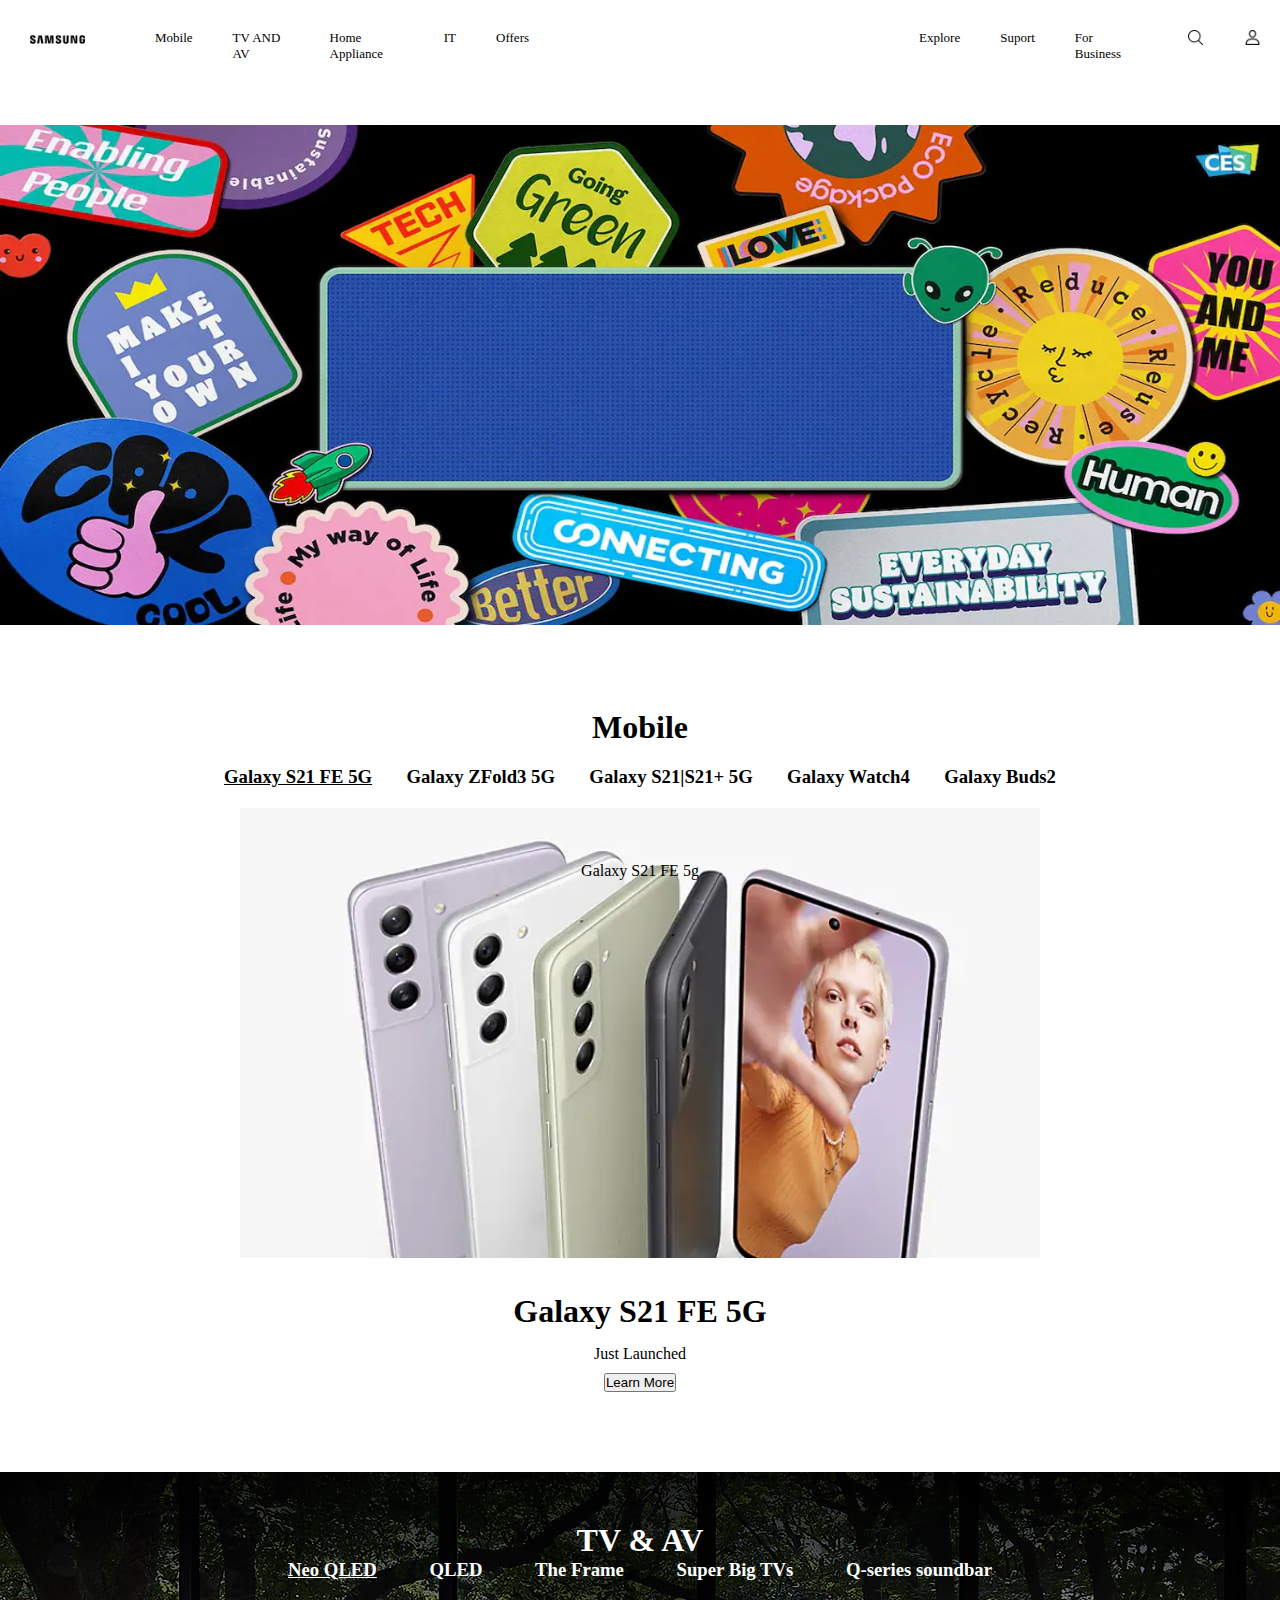
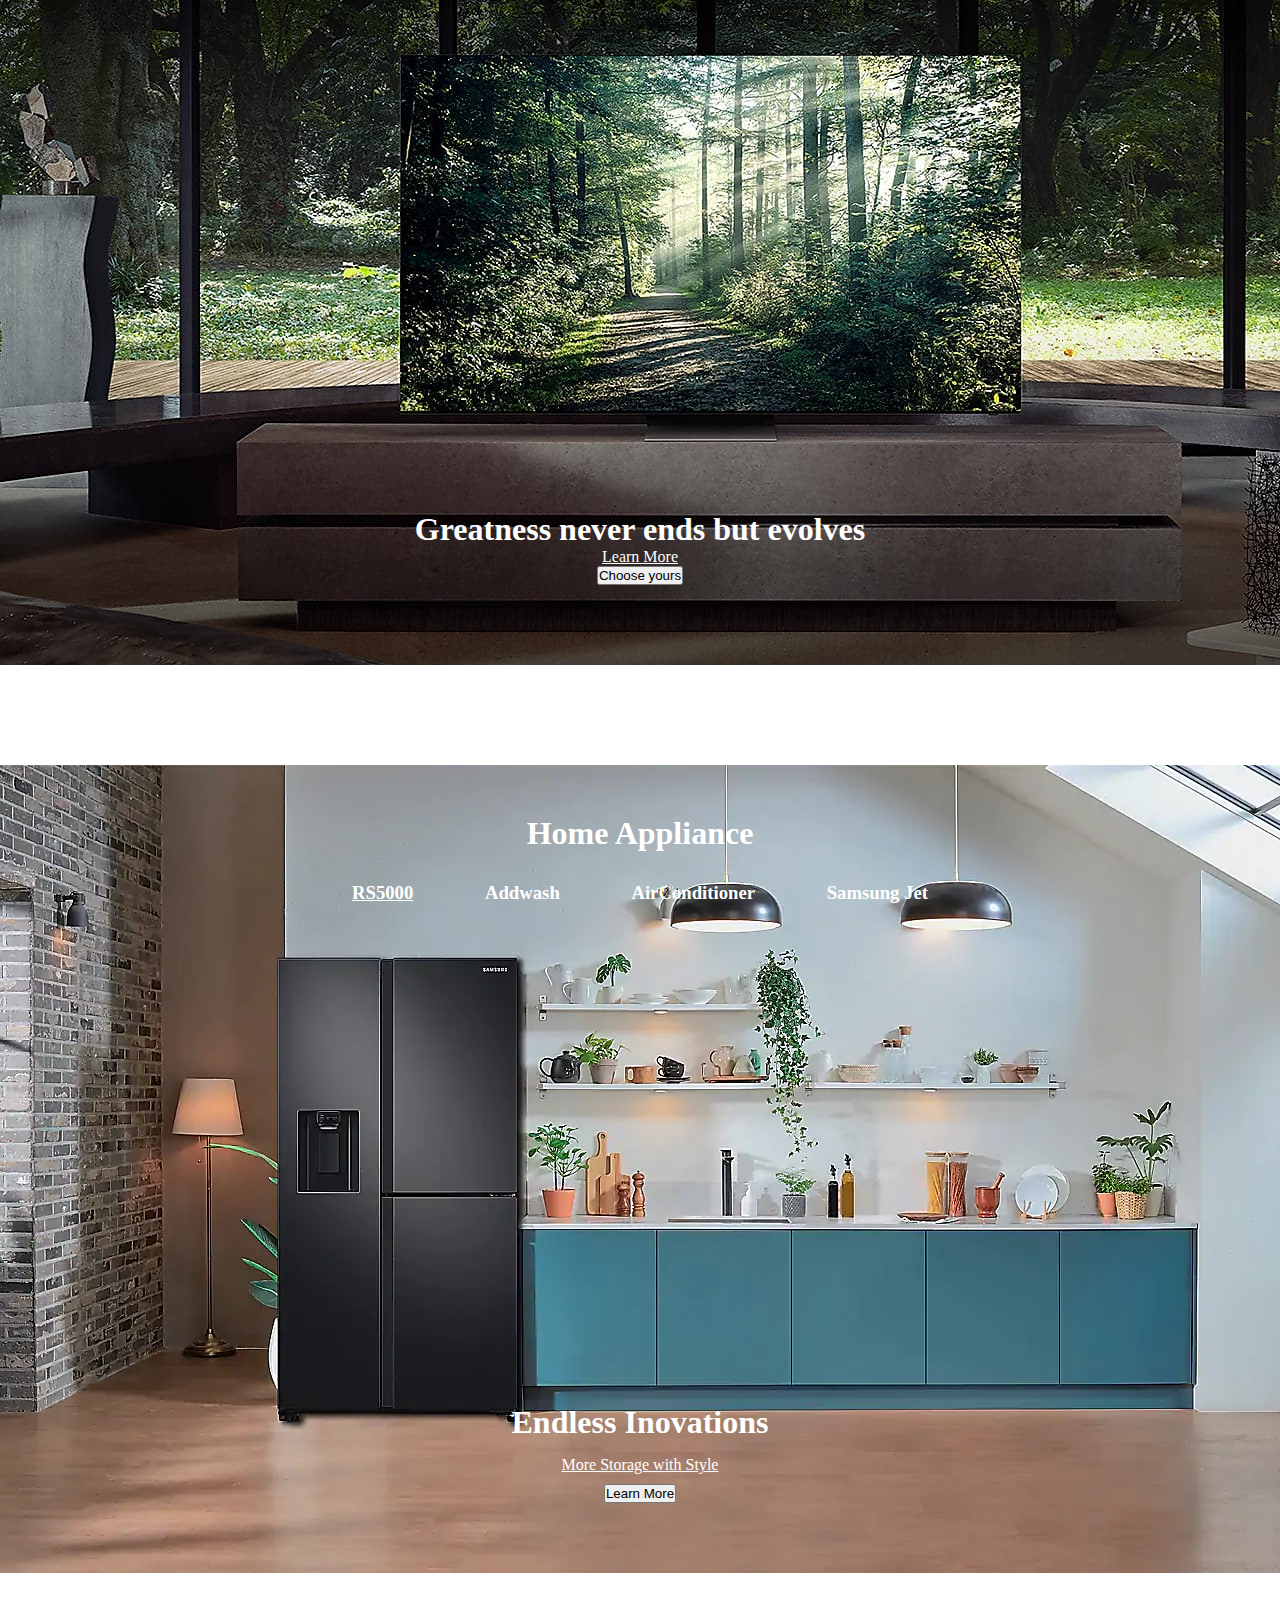
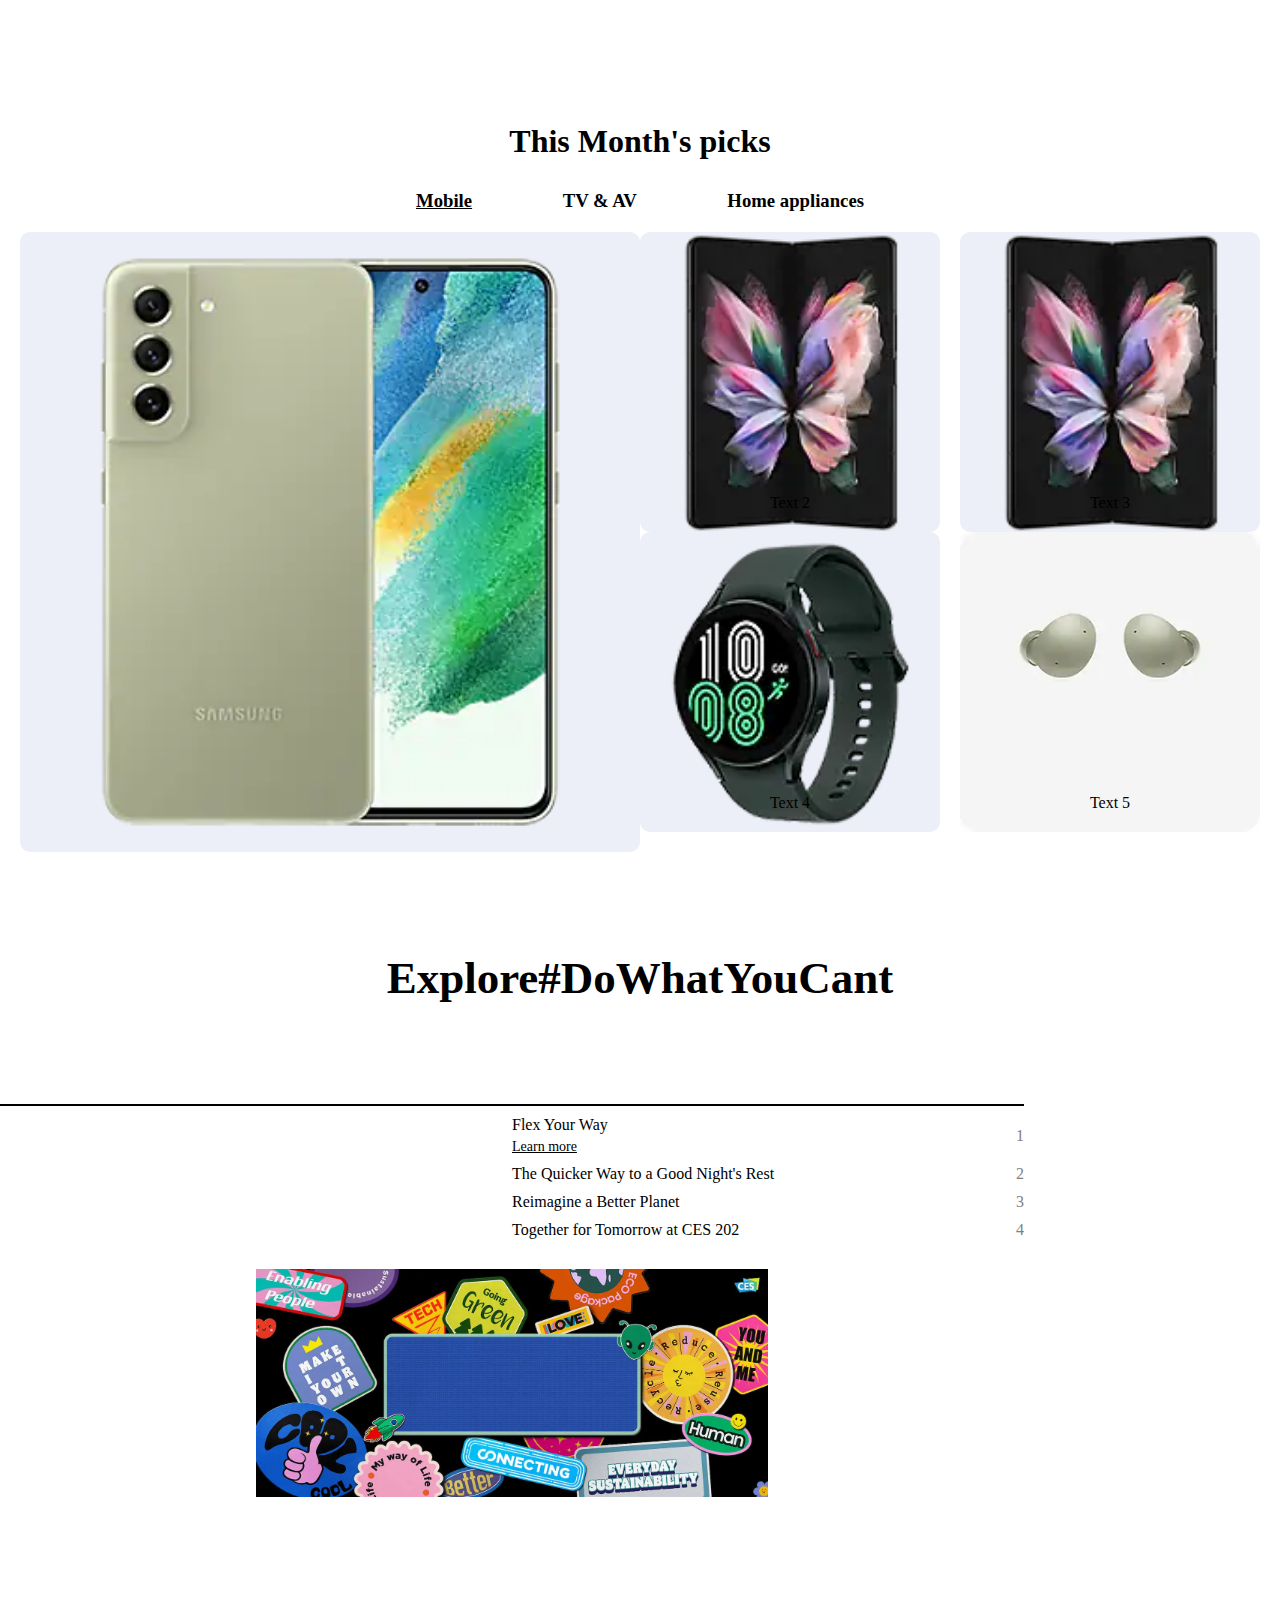
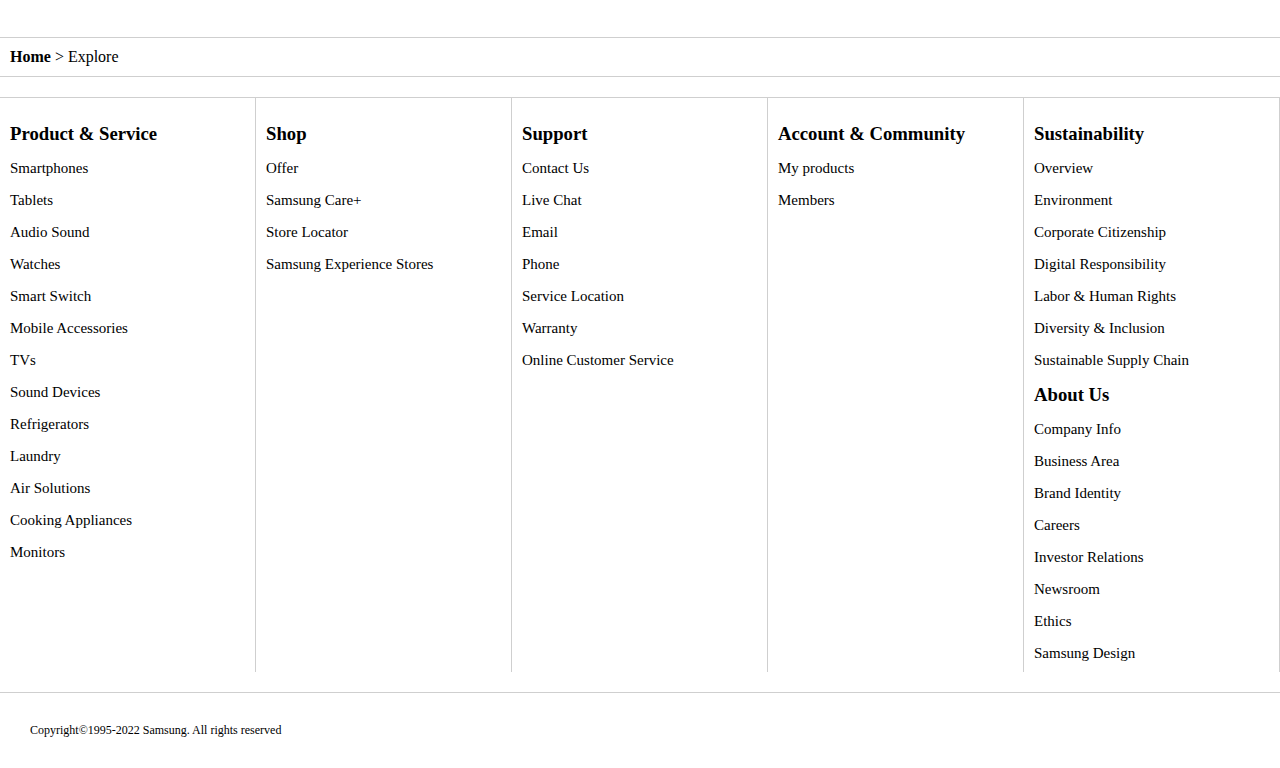
<file: index.html>
<!DOCTYPE html>
<html lang="en">
<head>
    <meta charset="UTF-8">
    <meta name="viewport" content="width=device-width, initial-scale=1.0">
    <title>Index</title>
    <link rel="stylesheet" href="style.css">
</head>
<body>

    <nav>
        <div class="logo">
            <img src="images/samsung-logo.png" alt="logo">
        </div>

        <div class="nav_top">
            <div class="nav_top_one">
                <ul>
                    <li>Mobile</li>
                    <li>TV AND AV</li>
                    <li>Home Appliance</li>
                    <li>IT</li>
                    <li>Offers</li>
                </ul>
            </div>
            <div class="nav_top_two">
                <ul>
                    <li>Explore</li>
                    <li>Suport</li>
                    <li>For Business</li>
                </ul>
            </div>
        </div>

        <div class="search">
            <img src="images/search.png" alt="logo">
        </div>
        <div class="contact">
            <img src="images/user.png" alt="logo">
        </div>   
    </nav> 

    <div class="image_one">
        <img src="images/hero.jpg" alt="Big Image">
    </div>

    <div class="mobile">
        <h1>Mobile</h3>
    </div>
    
    <div class="name_of_phones">
        <u><h3>Galaxy S21 FE 5G</h3></u>
        <h3>Galaxy ZFold3 5G</h3>
        <h3>Galaxy S21|S21+ 5G</h3>
        <h3>Galaxy Watch4</h3>
        <h3>Galaxy Buds2</h3>
    </div>

    <div class="s21">
        <img src="images/Home_Galaxy-S21.jpg" alt="s21">
    </div>

    <div class="galaxy_s21">
        <h1>Galaxy S21 FE 5G</h1>
        <p>Just Launched</p>
        <button>Learn More</button>
    </div>

    <div class="tv_av">
        <div class="h1_tv_av"><h1>TV & AV</h1></div>

        <div class="name_of_tvs">
        <u><h3>Neo QLED</h3></u>
        <h3>QLED</h3>
        <h3>The Frame</h3>
        <h3>Super Big TVs</h3>
        <h3>Q-series soundbar</h3>
        </div>

        <div class="footer_tvs">
            <h1>Greatness never ends but evolves</h1>
            <u><p>Learn More</p></u>
            <button>Choose yours</button>
        </div>
    </div>

    <div class="home_appliances">
        <div class="h1_home_appliance"><h1>Home Appliance</h1></div>

        <div class="name_of_home_appliances">
        <u><h3>RS5000</h3></u>
        <h3>Addwash</h3>
        <h3>AirConditioner</h3>
        <h3>Samsung Jet</h3>
        </div>

        <div class="footer_home_appliances">
            <h1>Endless Inovations</h1>
            <u><p>More Storage with Style</p></u>
            <button>Learn More</button>
        </div>
    </div>

    <div class="picks">
        <div class="h1_picks"><h1>This Month's picks</h1></div>

        <div class="picks_menu">
            <u><h3>Mobile</h3></u>
            <h3>TV & AV</h3>
            <h3>Home appliances</h3>
        </div>
    </div>


    <div class="image-gallery">
        <div class="left-image">
            <img src="images/PCD_Galaxy-S21-FE.png" alt="Image 1">
            <div class="image-caption">Galaxy S21 FE 5g</div>
        </div>
        <div class="right-images">
            <div class="image-item">
                <img src="images/galaxy_z_fold3.png" alt="Image 2">
                <div class="image-caption">Text 2</div>
            </div>
            <div class="image-item">
                <img src="images/galaxy_z_fold3.png" alt="Image 3">
                <div class="image-caption">Text 3</div>
            </div>
            <div class="image-item">
                <img src="images/galaxy_watch4.png" alt="Image 4">
                <div class="image-caption">Text 4</div>
            </div>
            <div class="image-item">
                <img src="images/galaxy_buds2.jpg" alt="Image 5">
                <div class="image-caption">Text 5</div>
            </div>
        </div>
    </div>

    <div class="small-head">
        <h2>Explore#DoWhatYouCant</h2>
    </div>

    <div class="container">
        <div class="text-list-container">
            <ul class="numbered-list">
                <li>
                    <div class="text-container">
                        <p>Flex Your Way</p>
                        <a href="#" class="learn-more">Learn more</a>
                    </div>
                    <div class="number">1</div>
                </li>
                <li>
                    <div class="text-container">
                        <p>The Quicker Way to a Good Night's Rest</p>
                    </div>
                    <div class="number">2</div>
                </li>
                <li>
                    <div class="text-container">
                        <p>Reimagine a Better Planet</p>
                    </div>
                    <div class="number">3</div>
                </li>
                <li>
                    <div class="text-container">
                        <p>Together for Tomorrow at CES 202</p>
                    </div>
                    <div class="number">4</div>
                </li>
            </ul>
        </div>
        <div class="image-container">
            <img src="images/hero.jpg" alt="Descriptive Alt Text">
        </div>
    </div>

    <footer>
        <div class="footer-header">
            <p><b>Home</b> > Explore</p>
        </div>
        <div class="footer-content">
            <div class="footer-section">
                <h3>Product & Service</h3>
                <p>Smartphones</p>
                <p>Tablets</p>
                <p>Audio Sound</p>
                <p>Watches</p>
                <p>Smart Switch</p>
                <p>Mobile Accessories</p>
                <p>TVs</p>
                <p>Sound Devices</p>
                <p>Refrigerators</p>
                <p>Laundry</p>
                <p>Air Solutions</p>
                <p>Cooking Appliances</p>
                <p>Monitors</p>
            </div>
            <div class="footer-section">
                <h3>Shop</h3>
                <p>Offer</p>
                <p>Samsung Care+</p>
                <p>Store Locator</p>
                <p>Samsung Experience Stores</p>
            </div>
            <div class="footer-section">
                <h3>Support</h3>
                <p>Contact Us</p>
                <p>Live Chat</p>
                <p>Email</p>
                <p>Phone</p>
                <p>Service Location</p>
                <p>Warranty</p>
                <p>Online Customer Service</p>
            </div>
            <div class="footer-section">
                <h3>Account & Community</h3>
                <p>My products</p>
                <p>Members</p>
            </div>
            <div class="footer-section">
                <h3>Sustainability</h3>
                <p>Overview</p>
                <p>Environment</p>
                <p>Corporate Citizenship</p>
                <p>Digital Responsibility</p>
                <p>Labor & Human Rights</p>
                <p>Diversity & Inclusion</p>
                <p>Sustainable Supply Chain</p>
                <h3>About Us</h3>
                <p>Company Info</p>
                <p>Business Area</p>
                <p>Brand Identity</p>
                <p>Careers</p>
                <p>Investor Relations</p>
                <p>Newsroom</p>
                <p>Ethics</p>
                <p>Samsung Design</p>
            </div>
        </div>
        <div class="footer-bottom-text">
            <p>Copyright©1995-2022 Samsung. All rights reserved</p>
        </div>
    </footer>
    


</body>
</html>
</file>
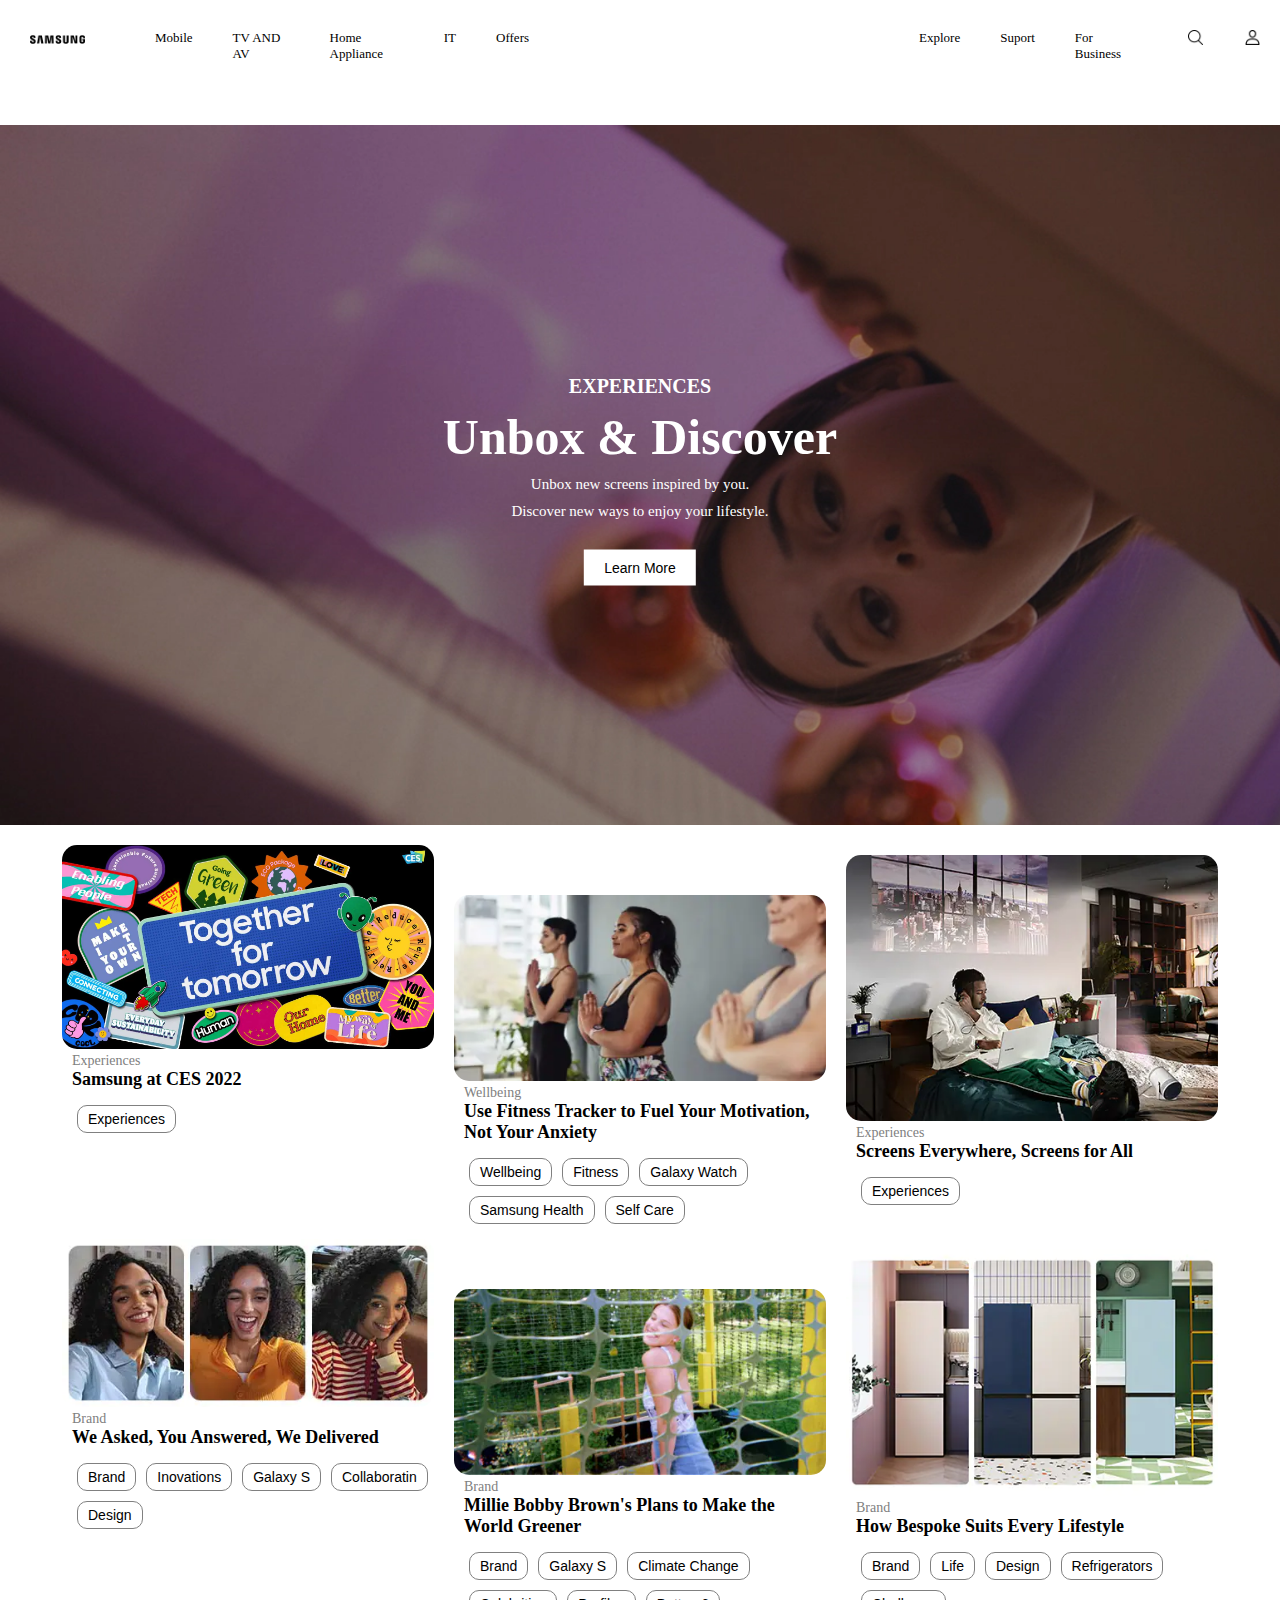
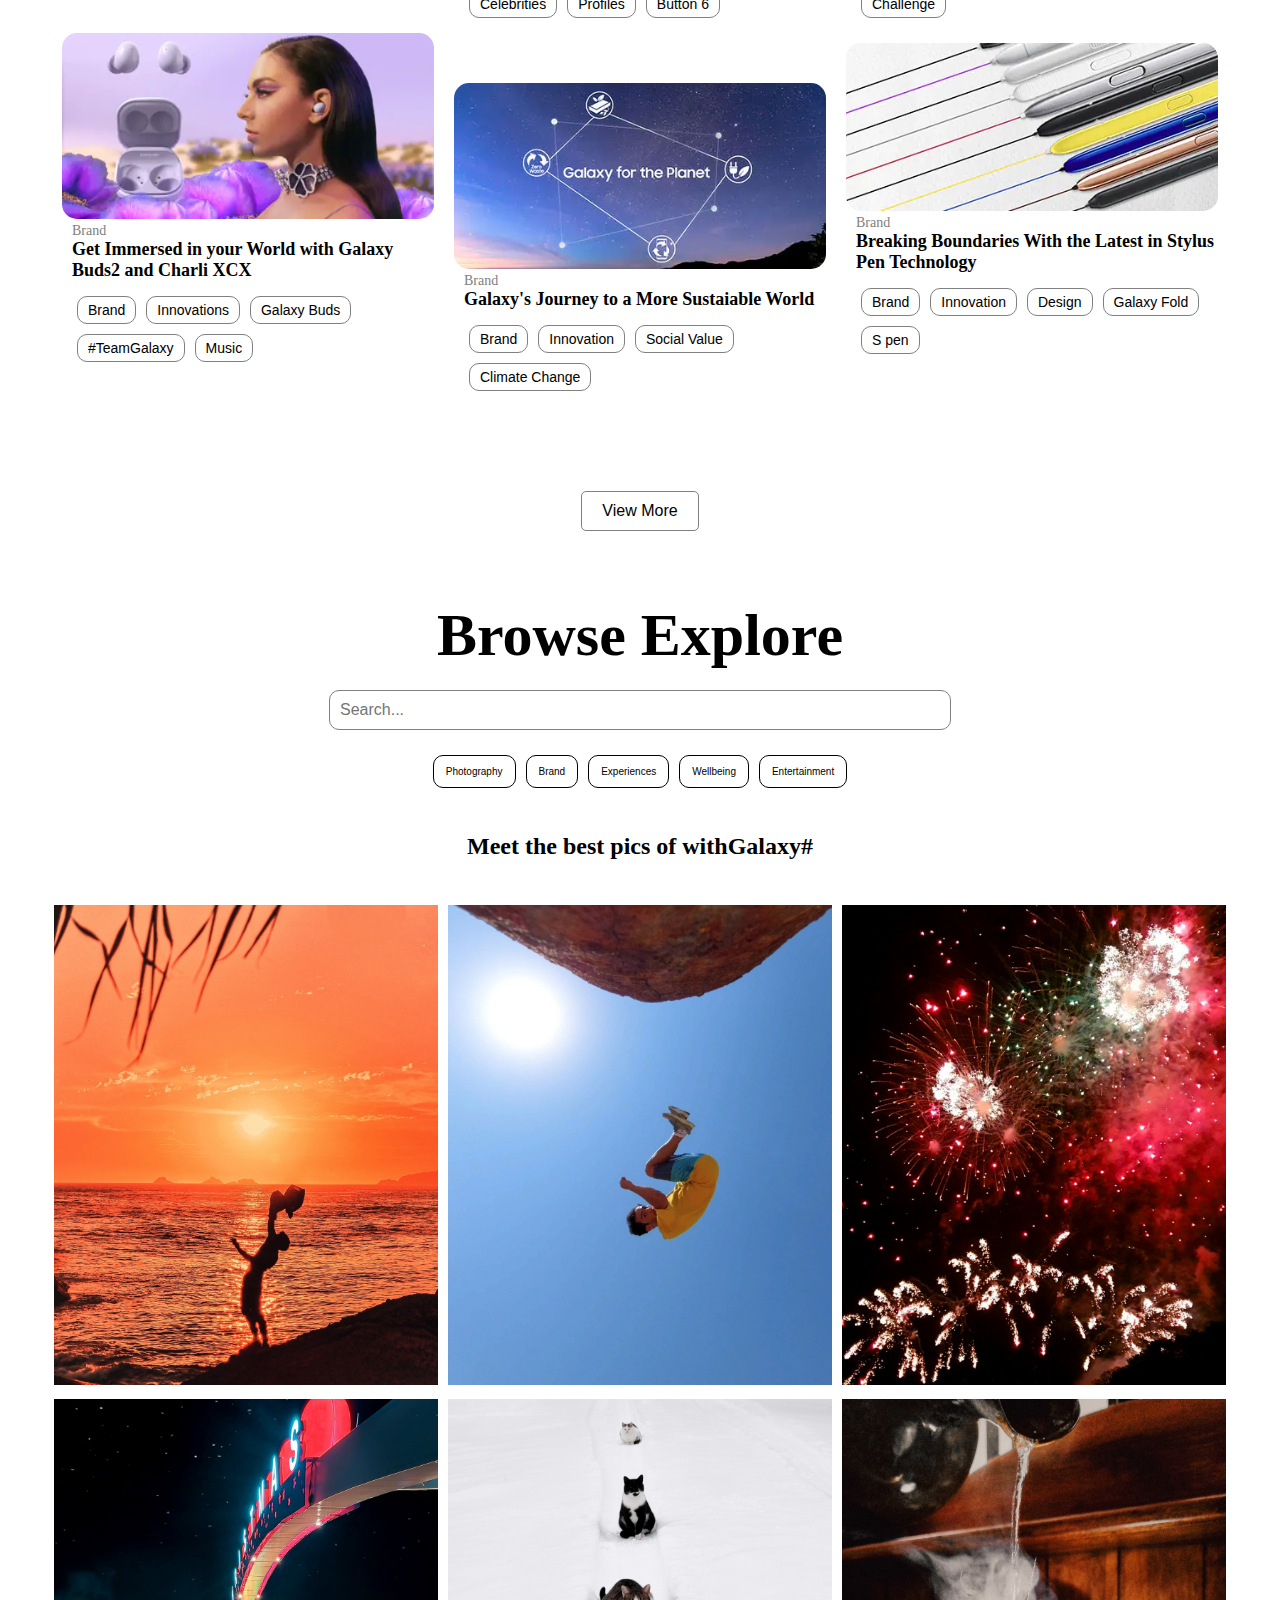
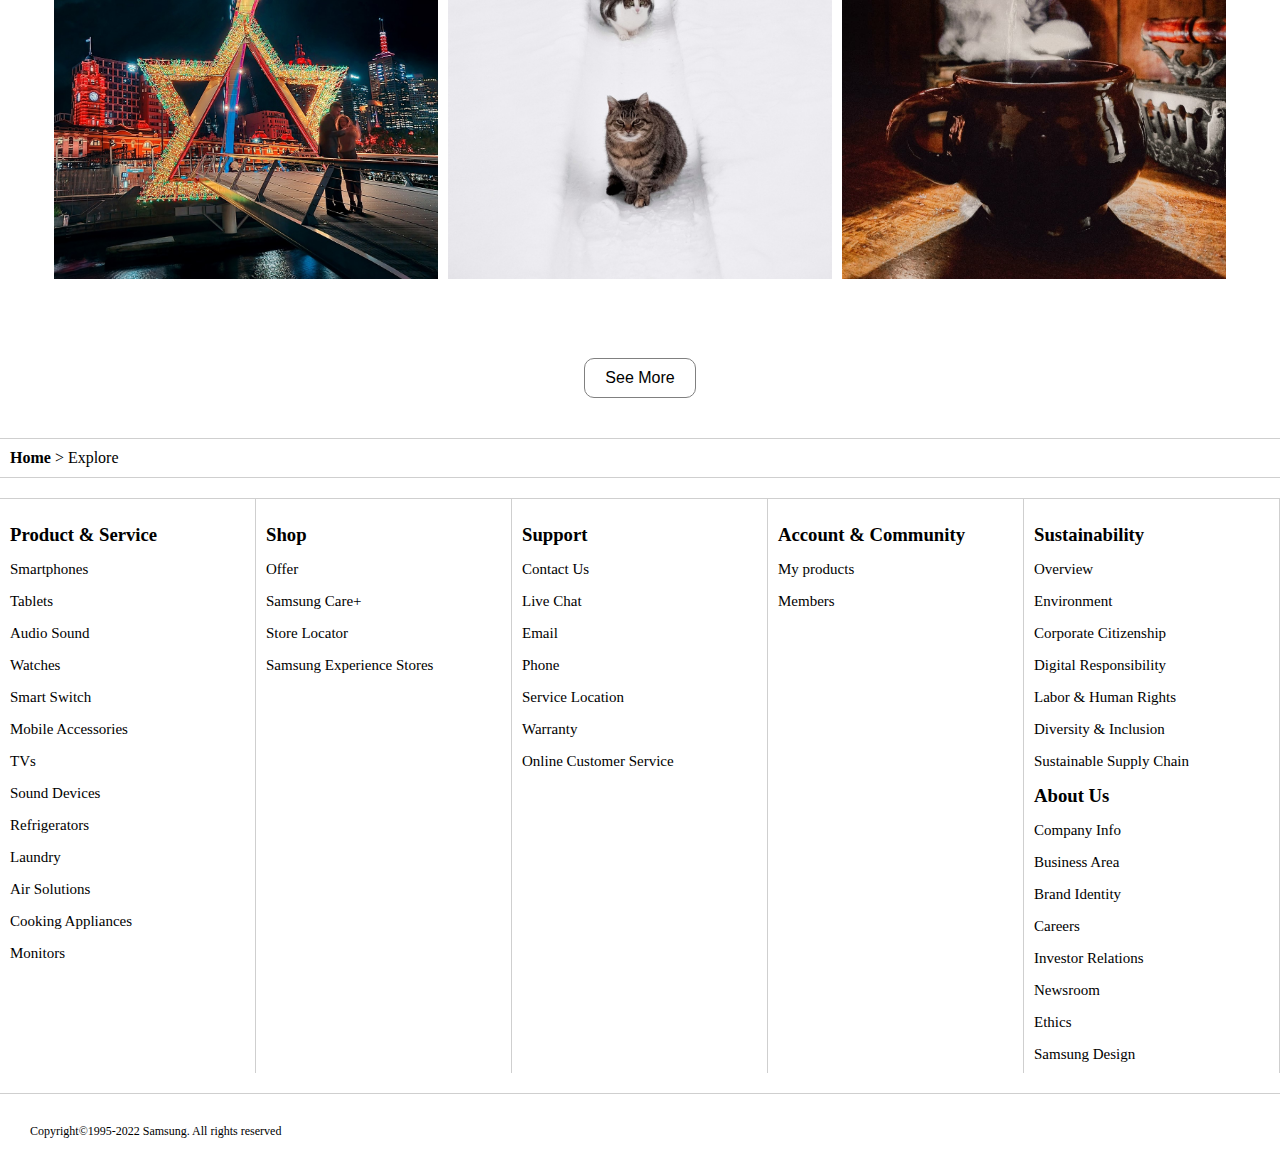
<file: explore/explore.html>
<!DOCTYPE html>
<html lang="en">
<head>
    <meta charset="UTF-8">
    <meta name="viewport" content="width=device-width, initial-scale=1.0">
    <title>Explore</title>
    <link rel="stylesheet" href="explore.css">
</head>
<body>

    <nav>
        <div class="logo">
            <img src="images/samsung-logo.png" alt="logo">
        </div>

        <div class="nav_top">
            <div class="nav_top_one">
                <ul>
                    <li>Mobile</li>
                    <li>TV AND AV</li>
                    <li>Home Appliance</li>
                    <li>IT</li>
                    <li>Offers</li>
                </ul>
            </div>
            <div class="nav_top_two">
                <ul>
                    <li>Explore</li>
                    <li>Suport</li>
                    <li>For Business</li>
                </ul>
            </div>
        </div>

        <div class="search">
            <img src="images/search.png" alt="logo">
        </div>
        <div class="contact">
            <img src="images/user.png" alt="logo">
        </div>
        
    </nav>

    <div class="hero">
        <div class="hero-content">
            <h4>EXPERIENCES</h4>
            <h2>Unbox & Discover</h2>
            <p>Unbox new screens inspired by you.</p>
            <p>Discover new ways to enjoy your lifestyle.</p>
            <button>Learn More</button>
        </div>
    </div>


    <div class="gallery">
        <div class="gallery-item">
            <img src="images/samsung_at_ces.jpg" alt="Image 1">
            <p class="small-text">Experiences</p>
            <p class="big-text">Samsung at CES 2022</p>
            <div class="button-group">
                <button>Experiences</button>
            </div>
        </div>
        <div class="gallery-item">
            <img src="images/use_fitness.jpg" alt="Image 2">
            <p class="small-text">Wellbeing</p>
            <p class="big-text">Use Fitness Tracker to Fuel Your Motivation, Not Your Anxiety</p>
            <div class="button-group">
                <button>Wellbeing</button>
                <button>Fitness</button>
                <button>Galaxy Watch</button>
                <button>Samsung Health</button>
                <button>Self Care</button>
            </div>
        </div>
        <div class="gallery-item">
            <img src="images/screens_everywhere.jpg" alt="Image 3">
            <p class="small-text">Experiences</p>
            <p class="big-text">Screens Everywhere, Screens for All</p>
            <div class="button-group">
                <button>Experiences</button>
            </div>
        </div>
        
        <div class="gallery-item">
            <img src="images/we_asked.jpg" alt="Image 4">
            <p class="small-text">Brand</p>
            <p class="big-text">We Asked, You Answered, We Delivered</p>
            <div class="button-group">
                <button>Brand</button>
                <button>Inovations</button>
                <button>Galaxy S</button>
                <button>Collaboratin</button>
                <button>Design</button>
            </div>
        </div>
        <div class="gallery-item">
            <img src="images/milie_bobby_brown.jpg" alt="Image 5">
            <p class="small-text">Brand</p>
            <p class="big-text">Millie Bobby Brown's Plans to Make the World Greener</p>
            <div class="button-group">
                <button>Brand</button>
                <button>Galaxy S</button>
                <button>Climate Change</button>
                <button>Celebrities</button>
                <button>Profiles</button>
                <button>Button 6</button>
            </div>
        </div>
        <div class="gallery-item">
            <img src="images/how_bespoke.jpg" alt="Image 6">
            <p class="small-text">Brand</p>
            <p class="big-text">How Bespoke Suits Every Lifestyle</p>
            <div class="button-group">
                <button>Brand</button>
                <button>Life</button>
                <button>Design</button>
                <button>Refrigerators</button>
                <button>Challenge</button>
            </div>
        </div>
        <div class="gallery-item">
            <img src="images/get_immersed.jpg" alt="Image 7">
            <p class="small-text">Brand</p>
            <p class="big-text">Get Immersed in your World with Galaxy Buds2 and Charli XCX</p>
            <div class="button-group">
                <button>Brand</button>
                <button>Innovations</button>
                <button>Galaxy Buds</button>
                <button>#TeamGalaxy</button>
                <button>Music</button>
            </div>
        </div>
        <div class="gallery-item">
            <img src="images/galaxy_journey.jpg" alt="Image 8">
            <p class="small-text">Brand</p>
            <p class="big-text">Galaxy's Journey to a More Sustaiable World</p>
            <div class="button-group">
                <button>Brand</button>
                <button>Innovation</button>
                <button>Social Value</button>
                <button>Climate Change</button>
            </div>
        </div>
        <div class="gallery-item">
            <img src="images/breaking_boundaries.jpg" alt="Image 9">
            <p class="small-text">Brand</p>
            <p class="big-text">Breaking Boundaries With the Latest in Stylus Pen Technology</p>
            <div class="button-group">
                <button>Brand</button>
                <button>Innovation</button>
                <button>Design</button>
                <button>Galaxy Fold</button>
                <button>S pen</button>
            </div>
        </div>
    </div>

    <div class="view-more-container">
        <button>View More</button>
    </div>

    <div class="short-text-container">
        <h1>Browse Explore</h1>
    </div>
    <div class="search-container">
        <input type="text" placeholder="Search...">
        <div class="search-buttons">
            <button>Photography</button>
            <button>Brand</button>
            <button>Experiences</button>
            <button>Wellbeing</button>
            <button>Entertainment</button>
        </div>
    </div>

    <div class="small-header">
        <h2>Meet the best pics of withGalaxy#</h2>
    </div>
    <div class="project-gallery">
        <div class="project-item"><img src="images/with_galaxy_3.jpg" alt="Project 1"></div>
        <div class="project-item"><img src="images/with_galaxy_2.jpg" alt="Project 2"></div>
        <div class="project-item"><img src="images/with_galaxy_1.jpg" alt="Project 3"></div>
        <div class="project-item"><img src="images/with_galaxy_4.jpg" alt="Project 4"></div>
        <div class="project-item"><img src="images/with_galaxy_5.jpg" alt="Project 5"></div>
        <div class="project-item"><img src="images/with_galaxy_6.jpg" alt="Project 6"></div>
    </div>
    <div class="see-more-container">
        <button>See More</button>
    </div>

    <footer>
        <div class="footer-header">
            <p><b>Home</b> > Explore</p>
        </div>
        <div class="footer-content">
            <div class="footer-section">
                <h3>Product & Service</h3>
                <p>Smartphones</p>
                <p>Tablets</p>
                <p>Audio Sound</p>
                <p>Watches</p>
                <p>Smart Switch</p>
                <p>Mobile Accessories</p>
                <p>TVs</p>
                <p>Sound Devices</p>
                <p>Refrigerators</p>
                <p>Laundry</p>
                <p>Air Solutions</p>
                <p>Cooking Appliances</p>
                <p>Monitors</p>
            </div>
            <div class="footer-section">
                <h3>Shop</h3>
                <p>Offer</p>
                <p>Samsung Care+</p>
                <p>Store Locator</p>
                <p>Samsung Experience Stores</p>
            </div>
            <div class="footer-section">
                <h3>Support</h3>
                <p>Contact Us</p>
                <p>Live Chat</p>
                <p>Email</p>
                <p>Phone</p>
                <p>Service Location</p>
                <p>Warranty</p>
                <p>Online Customer Service</p>
            </div>
            <div class="footer-section">
                <h3>Account & Community</h3>
                <p>My products</p>
                <p>Members</p>
            </div>
            <div class="footer-section">
                <h3>Sustainability</h3>
                <p>Overview</p>
                <p>Environment</p>
                <p>Corporate Citizenship</p>
                <p>Digital Responsibility</p>
                <p>Labor & Human Rights</p>
                <p>Diversity & Inclusion</p>
                <p>Sustainable Supply Chain</p>
                <h3>About Us</h3>
                <p>Company Info</p>
                <p>Business Area</p>
                <p>Brand Identity</p>
                <p>Careers</p>
                <p>Investor Relations</p>
                <p>Newsroom</p>
                <p>Ethics</p>
                <p>Samsung Design</p>
            </div>
        </div>
        <div class="footer-bottom-text">
            <p>Copyright©1995-2022 Samsung. All rights reserved</p>
        </div>
    </footer>


</body>
</html>
</file>
<file: style.css>
*{
    margin: 0;
    padding: 0;
    list-style: none;
}

/* NAV BAR */

nav {
    display: flex;
    height: 125px;
}
.logo img {
    width: 55px;
    padding: 12px 50px 10px 30px ;
    
}
.nav_top {
    display: flex;
    justify-content: space-between;
    font-size: 13px;
    font-weight: 500;
    
}
.nav_top_one ul {
    display: flex;
    font-weight: 540;
   
}
.nav_top_one ul li {
    margin: 30px 20px 10px 20px;
}
.nav_top_two ul li {
   
    margin: 30px 20px 10px 20px;
}
.nav_top_two ul {
    display: flex;
    font-weight: 540;
}
.nav_top_one {
    padding-right: 350px;
}
.nav_top_two {
    padding-right: 20px;
}
.search img{
    margin: 30px 20px 10px 20px;
    width: 15px;
    padding-right: 2px;
}
.contact img{
    margin: 30px 20px 10px 20px;
    width: 15px;
}

/* CONTENT */


.image_one{
    width: 100%;
    height: auto;   
}
.image_one img{
    width: 100%;
    height: 500px;
}
.mobile h1{
    text-align: center;
    padding-top: 80px;
}
.name_of_phones{
    display: flex;
    width: 65%;
    margin: auto;
    justify-content: space-between;
   
}
.name_of_phones h3{
    text-align: center;
    padding-top: 20px;
    
}
.s21{
    display: flex;
}
.s21 img{
    width: 800px;
    margin: auto;
    padding-top: 20px;
    padding-bottom: 20px;
}
.galaxy_s21{
    text-align: center;
    padding-top: 15px;
    padding-bottom: 80px;
}
.galaxy_s21 h1{
    text-align: center;
}
.galaxy_s21 p {
    text-align: center;
    padding-top: 15px;
}
.galaxy_s21 button{
    margin-top: 10px;
}
.h1_tv_av{
    text-align: center;
    padding-top: 50px;   
}
.tv_av{
    background-image: url(images/TV_HOME.jpg);
    color: white;
    padding-bottom: 80px;
}
.name_of_tvs{
    display: flex;
    width: 55%;
    margin: auto;
    justify-content: space-between;
    
}
.name_of_tvss h3{
    text-align: center;
    padding-top: 30px;
    
}
.footer_tvs{
    text-align: center;
    padding-top: 530px;
}
.h1_home_appliance{   
    text-align: center;
    padding-top: 50px; 
}
.home_appliances{
    background-image: url(images/home_appliances.png);
    color: white;
    margin-top: 100px;
}
.name_of_home_appliances{
    display: flex;
    width: 45%;
    margin: auto;
    justify-content: space-between;
   
}
.name_of_home_appliances h3{
    text-align: center;
    padding-top: 30px;
    
}
.footer_home_appliances{
    text-align: center;
    padding-top: 500px;
    padding-bottom: 70px;
}
.footer_home_appliances p{
    margin-top: 15px;
}
.footer_home_appliances button{
    margin-top: 10px;
}

.h1_picks{   
    text-align: center;
    padding-top: 50px; 
}
.picks{
    margin-top: 100px;
}
.picks_menu{
    display: flex;
    width: 35%;
    margin: auto;
    justify-content: space-between;
    padding-top: 30px;
}
.name_of_home_appliances h3{
    text-align: center;   
}





.image-gallery {
    display: flex;
    justify-content: space-between;
    align-items: flex-start; 
    margin: 20px;
}

.left-image {
    flex: 1;
    width: 50%;
    background-color: #eceff7 ;
    border-radius: 10px;
}

.left-image .image-item {
    position: relative;
    margin-bottom: 20px;
}

.left-image img{
    display: block;
    width: 100%;
    height: auto;
    border-radius: 10px;
}

.right-images img {
    display: block;
    width: 100%;
    height: auto;
    border-radius: 10px; 
}

.right-images {
    flex: 1; 
    display: flex;
    flex-wrap: wrap;
    justify-content: space-between;
    width: 50%;
}

.image-item {
    flex-basis: calc(50% - 10px); 
    position: relative;
    background-color: #eceff7 ;
    border-radius: 10px;
  
}

.image-caption {
    position: absolute;
    bottom: 10px; 
    left: 0;
    right: 0;
    padding: 10px;
    text-align: center; 
    color: black; 
   
}

.small-head{
    text-align: center;
    margin: 100px 0;
    font-size: 30px;
}


.container {
    display: flex;
    flex-direction: column;
    align-items: center;
    width: 80%;
    
}

.text-list-container {
    border-top: 2px solid black; 
    margin-bottom: 20px;
    padding-top: 10px;
    width: 100%;
    display: flex;
    justify-content: flex-end;
}

.numbered-list {
    list-style: none;
    padding: 0;
    margin: 0;
    width: 50%;
}

.numbered-list li {
    display: flex;
    align-items: center;
    margin-bottom: 10px;
    position: relative;
}

.text-container {
    margin-right: 10px;
}

.learn-more {
    display: block;
    margin-top: 5px;
    color: black;
    text-decoration: underline;
    font-size: 14px;
}

.number {
    position: absolute;
    right: 0;
    font-size: 16px;
    color: grey;
}

.image-container {
    width: 50%;
    display: flex;
    justify-content: flex-start;
}

.image-container img {
    max-width: 100%; 
    height: auto;
    margin-bottom: 100px;
}




footer {
    margin-top: 40px;
    border-top: 1px solid rgb(207, 207, 207);
    background-color: white;
}

.footer-header {
    text-align: left;
    padding: 10px;
    border-bottom: 1px solid rgb(207, 207, 207);

}

.footer-content {
    display: flex;
    justify-content: space-between;
    padding: 20px 0;
    border-bottom: 1px solid rgb(207, 207, 207); 
}

.footer-section {
    flex: 1; 
    border-top: 1px solid rgb(207, 207, 207); 
    position: relative;
    border-right: 1px solid rgb(207, 207, 207);
    padding: 10px;
}

.footer-section h3{
    padding-top: 15px;
}

.footer-section p{
    padding-top: 15px;
    font-size: 15px;
}

.footer-section:before {
    position: absolute;
    top: -1px;
    left: 0;
}

.footer-bottom-text{
    text-align: left;
    padding: 30px;
}
.footer-bottom-text p{
    font-size: 12px;
}
</file>
<file: explore/explore.css>
*{
    margin: 0;
    padding: 0;
    list-style: none;
}

/* NAV BAR */

nav {
    display: flex;
    height: 125px;
}
.logo img {
    width: 55px;
    padding: 12px 50px 10px 30px ;
    
}
.nav_top {
    display: flex;
    justify-content: space-between;
    font-size: 13px;
    font-weight: 500;
    
}
.nav_top_one ul {
    display: flex;
    font-weight: 540;
   
}
.nav_top_one ul li {
    margin: 30px 20px 10px 20px;
}
.nav_top_two ul li {
   
    margin: 30px 20px 10px 20px;
}
.nav_top_two ul {
    display: flex;
    font-weight: 540;
}
.nav_top_one {
    padding-right: 350px;
}
.nav_top_two {
    padding-right: 20px;
}
.search img{
    margin: 30px 20px 10px 20px;
    width: 15px;
    padding-right: 2px;
}
.contact img{
    margin: 30px 20px 10px 20px;
    width: 15px;
}



.hero {
    background: url('images/hero.jpg') no-repeat center center/cover;
    height: 700px;
    display: flex;
    justify-content: center;
    align-items: center;
    text-align: center;
    color: white;
    position: relative;
}

.hero-content {
    position: absolute;
    top: 50%;
    left: 50%;
    transform: translate(-50%, -50%);
}

.hero h4 {
    font-size: 20px;
    margin: 10px 0;
}

.hero h2 {
    font-size: 50px;
    margin: 10px 0;
}

.hero p {
    font-size: 15px;
    margin: 10px 0;
}

button {
    padding: 10px 20px;
    font-size: 14px;
    color: black;
    background-color: white;
    border: none;
    cursor: pointer;
    margin-top: 20px;
}





.gallery {
    display: flex;
    flex-wrap: wrap;
    justify-content: center;
    padding: 20px;
}

.gallery-item {
    width: 30%;
    margin: 10px;
    text-align: center;
}

.gallery-item img {
    width: 100%;
    height: auto;
    border-radius: 15px;
}

.small-text, .big-text {
    text-align: left;
    padding-left: 10px;
}

.small-text {
    font-size: 14px;
    color: gray;
}

.big-text {
    font-size: 18px;
    font-weight: bold;
}

.button-group {
    display: flex;
    justify-content: flex-start;
    flex-wrap: wrap;
    margin-top: 10px;
    padding-left: 10px;
}

.button-group button {
    margin: 5px;
    padding: 5px 10px;
    font-size: 14px;
    border: 0.2px solid grey;
    border-radius: 10px;
}

.gallery-item:nth-child(3n+1) {
    margin-top: 0px;
}

.gallery-item:nth-child(3n+2) {
    margin-top: 50px;
}


.view-more-container {
    display: flex;
    justify-content: center;
    margin: 20px 0;
    padding-top: 25px;
}

.view-more-container button {
    padding: 10px 20px;
    font-size: 16px;
    color: black;
    background-color: white;
    border: 1px solid grey;
    border-radius: 5px;
    cursor: pointer;
}

.short-text-container {
    display: flex;
    justify-content: center;
    margin: 20px 0;
    font-size: 30px;
    padding-top: 50px;
}


.search-container {
    display: flex;
    flex-direction: column;
    align-items: center;
    margin: 20px 0;

}

.search-container input[type="text"] {
    padding: 10px;
    font-size: 16px;
    width: 600px;
    margin-bottom: 20px;
    border: 1px solid grey;
    border-radius: 10px;
}

.search-buttons {
    display: flex;
    justify-content: center;
    flex-wrap: wrap;
    font-size: 15px;
}

.search-buttons button {
    margin: 5px;
    padding: 10px 12px;
    font-size: 16px;
    border: 1px solid black;
    border-radius: 10px;
    cursor: pointer;
    background-color: white;
    color: black;
    font-size: 10px;
}


.small-header {
    text-align: center;
    margin: 40px 0;
}

.project-gallery {
    display: flex;
    flex-wrap: wrap;
    justify-content: center;
   
}

.project-item {
    width: 30%;
    margin: 5px;
}

.project-item img {
    width: 100%;
    height: auto;
}

.see-more-container {
    display: flex;
    justify-content: center;
    margin: 20px 0;
}

.see-more-container button {
    padding: 10px 20px;
    margin-top: 50px;
    font-size: 16px;
    color: black;
    background-color: white;
    border: 1px solid grey;
    border-radius: 10px;
    cursor: pointer;
}


/* Footer */


footer {
    margin-top: 40px;
    border-top: 1px solid rgb(207, 207, 207);
    background-color: white;
}

.footer-header {
    text-align: left;
    padding: 10px;
    border-bottom: 1px solid rgb(207, 207, 207);

}

.footer-content {
    display: flex;
    justify-content: space-between;
    padding: 20px 0;
    border-bottom: 1px solid rgb(207, 207, 207); 
}

.footer-section {
    flex: 1; 
    border-top: 1px solid rgb(207, 207, 207); 
    position: relative;
    border-right: 1px solid rgb(207, 207, 207);
    padding: 10px;
}

.footer-section h3{
    padding-top: 15px;
}

.footer-section p{
    padding-top: 15px;
    font-size: 15px;
}

.footer-section:before {
    position: absolute;
    top: -1px;
    left: 0;
}

.footer-bottom-text{
    text-align: left;
    padding: 30px;
}
.footer-bottom-text p{
    font-size: 12px;
}
</file>
